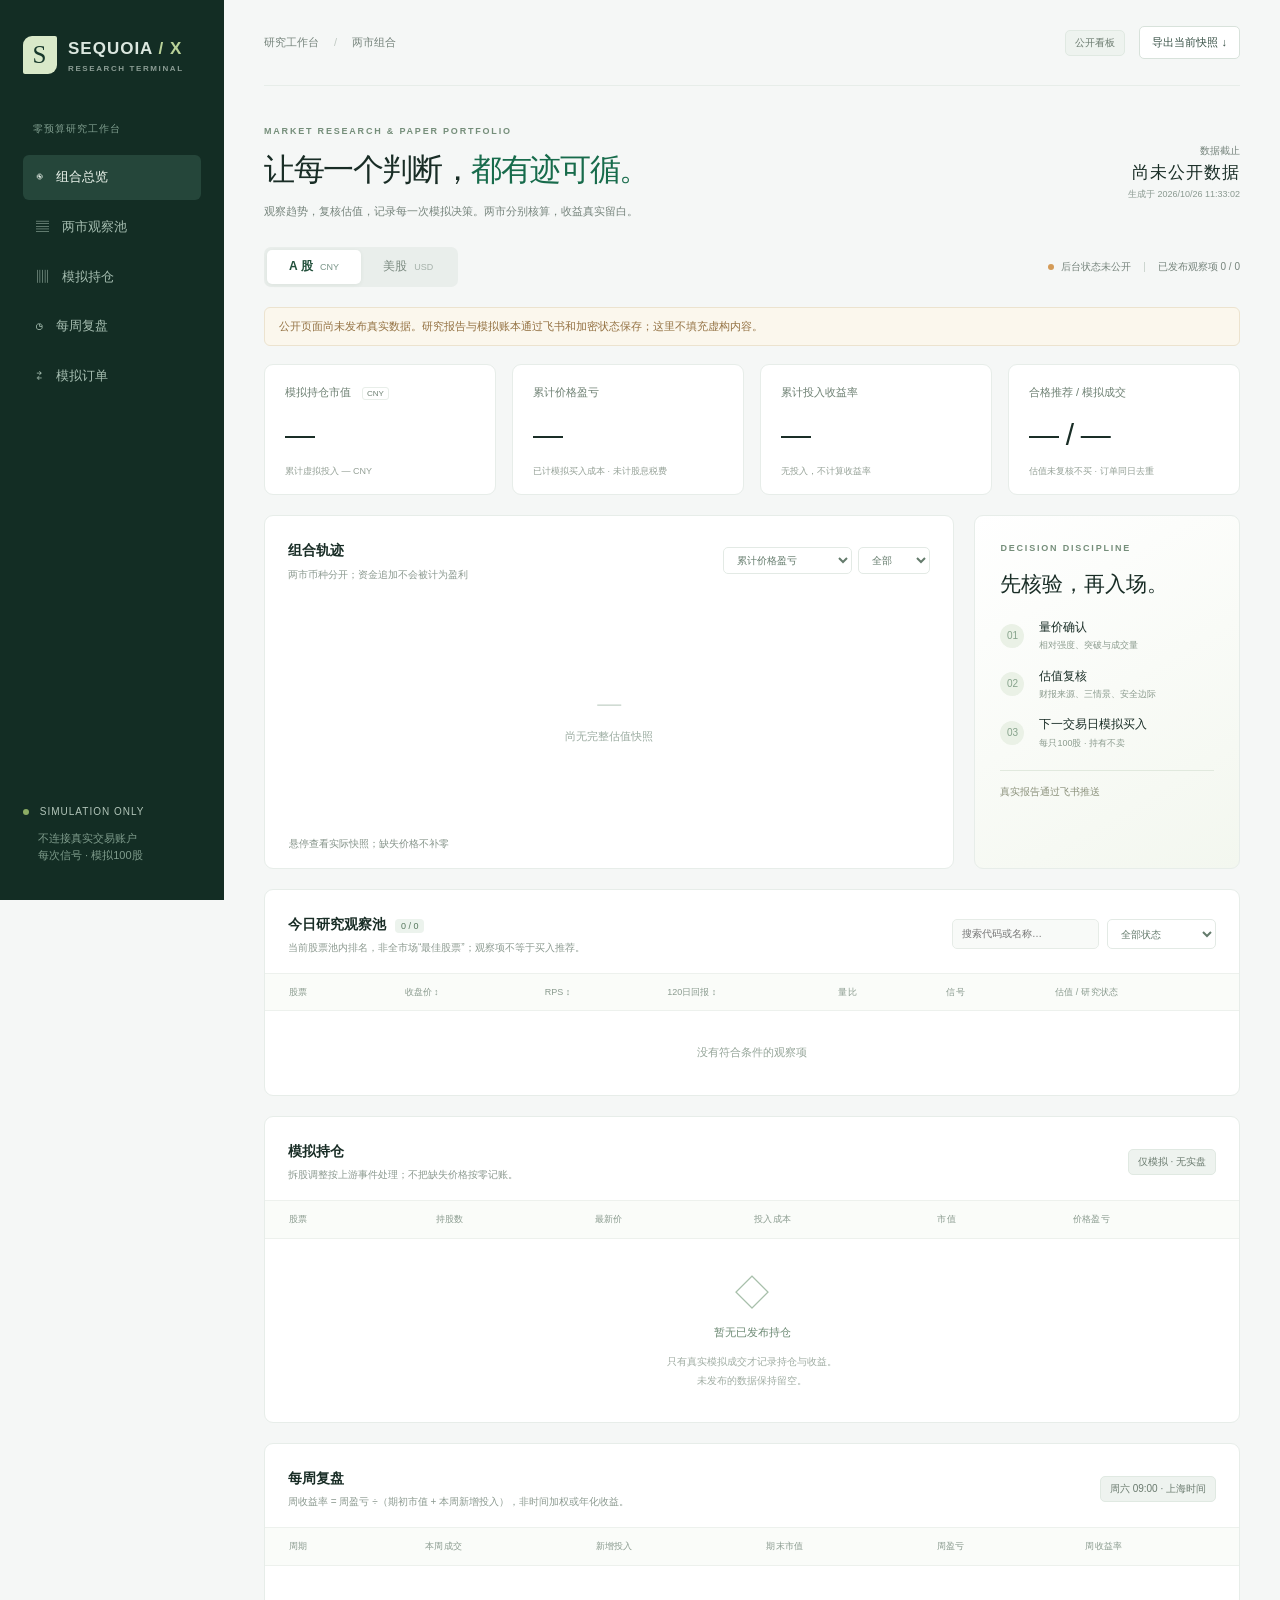
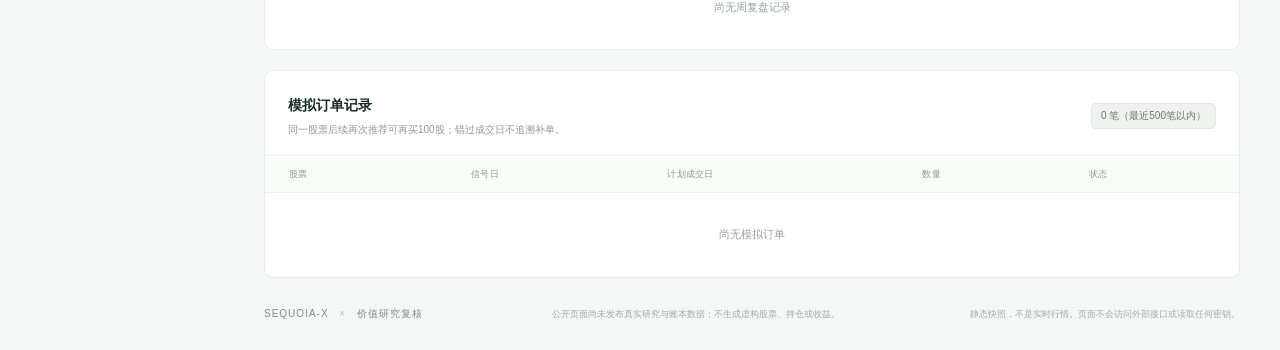
<file: index.html>
<!doctype html>
<html lang="zh-CN">
<head>
<meta charset="utf-8"><meta name="viewport" content="width=device-width,initial-scale=1">
<meta name="referrer" content="no-referrer">
<meta http-equiv="Content-Security-Policy" content="default-src 'none'; script-src 'unsafe-inline'; style-src 'unsafe-inline'; img-src data:; connect-src 'none'; base-uri 'none'; form-action 'none'">
<title>Sequoia-X · 两市研究与模拟组合</title>
<style>:root{--bg:#f5f7f6;--panel:#fff;--ink:#192d26;--muted:#76847c;--green:#176b4b;--line:#e7ede9;--red:#bc5755;--amber:#a87429}*{box-sizing:border-box}html{scroll-behavior:smooth;scroll-padding-top:24px}body{margin:0;background:var(--bg);color:var(--ink);font:14px/1.6 -apple-system,BlinkMacSystemFont,"Segoe UI","PingFang SC","Microsoft YaHei",sans-serif}button,input,select{font:inherit}button,select{cursor:pointer}button:focus-visible,a:focus-visible,input:focus-visible,select:focus-visible{outline:2px solid var(--green);outline-offset:3px}a{color:inherit;text-decoration:none}.sidebar{width:224px;height:100vh;position:fixed;top:0;left:0;background:#132d24;color:#dbe7df;padding:35px 23px;display:flex;flex-direction:column}.brand{display:flex;gap:11px;align-items:center;font-size:17px;letter-spacing:1px;font-weight:700}.brand-icon{display:grid;place-items:center;width:34px;height:38px;background:#d9e9c9;color:#17382b;border-radius:9px 2px 9px 2px;font:25px Georgia,serif}.brand-x{color:#b9d298}.brand small{display:block;font-size:8px;letter-spacing:1.6px;opacity:.6;margin-top:1px}.workspace-label{font-size:10px;color:#7f9d8e;margin:45px 10px 13px;letter-spacing:1px}nav a{display:block;padding:12px 13px;margin:5px 0;border-radius:6px;color:#a6beb1;font-size:13px}nav a.active,nav a:hover{background:#25463a;color:#f0f8f0}.sidebar-bottom{margin-top:auto;font-size:10px;letter-spacing:1px;color:#b2c5b9}.sidebar-bottom p{letter-spacing:0;font-size:11px;color:#7f9c8c;margin:10px 0 0 15px}.dot{display:inline-block;width:6px;height:6px;border-radius:50%;background:#8cad64;margin-right:7px}.dot.offline{background:#d49b57}main{margin-left:224px;padding:0 40px 28px;max-width:1800px}header{height:86px;display:flex;align-items:center;justify-content:space-between;border-bottom:1px solid var(--line)}.breadcrumb{font-size:11px;color:var(--muted)}.breadcrumb span{padding:0 12px;color:#c0cac3}.header-right{display:flex;gap:14px;align-items:center}.pill{display:inline-block;font-size:10px;background:#eef3ef;border:1px solid #e0e9e2;border-radius:5px;padding:4px 9px;color:#6b7b6f;white-space:nowrap}.button{padding:7px 12px;border:1px solid #d8e2db;background:#fff;color:#385146;border-radius:5px;font-size:11px}.intro{display:flex;justify-content:space-between;gap:24px;align-items:center;padding:38px 0 27px}.eyebrow{font-size:9px;letter-spacing:1.8px;color:#758e7a;font-weight:600}h1{font-size:31px;letter-spacing:-1.4px;font-weight:500;margin:9px 0 9px;line-height:1.5}h1 span{color:var(--green)}.intro p{color:var(--muted);font-size:11px;margin:0}.intro-stamp{text-align:right;min-width:180px}.intro-stamp span{display:block;font-size:10px;color:var(--muted)}.intro-stamp strong{display:block;font-size:17px;letter-spacing:1px;font-weight:500}.intro-stamp small{display:block;font-size:9px;color:#8a9990}.market-bar{display:flex;justify-content:space-between;align-items:center;gap:12px;margin:0 0 20px}.segmented{display:flex;background:#e9eeeb;padding:3px;border-radius:7px}.segmented button{border:0;background:none;padding:7px 22px;border-radius:5px;color:#7b8a80;font-size:12px}.segmented button.selected{background:white;color:#214f3a;box-shadow:0 1px 4px #233b2410;font-weight:600}.segmented small{font-size:9px;padding-left:4px;font-weight:400;opacity:.6}.status-line{display:flex;align-items:center;font-size:10px;color:var(--muted)}.separator{color:#c4cfc7;padding:0 12px}.notice{font-size:11px;color:#947243;background:#fbf7ed;border:1px solid #ece3cf;border-radius:6px;padding:10px 14px;margin-bottom:18px}.metrics{display:grid;grid-template-columns:repeat(4,1fr);gap:16px;margin:0 0 20px}.metrics article{background:#fff;border:1px solid var(--line);border-radius:9px;padding:19px 20px 16px}.metric-label{font-size:11px;color:#6e8073;display:block}.metric-label small{font-size:8px;margin-left:8px;border:1px solid #e8eee9;padding:1px 4px;border-radius:3px}.metrics strong{display:block;font-size:30px;letter-spacing:-.8px;font-weight:500;font-variant-numeric:tabular-nums;margin:12px 0 8px;line-height:1.4}.metrics em{color:#ccd7cf;font-style:normal;font-size:23px;margin:0 9px}.metrics p{font-size:9px;color:#94a096;margin:0}.positive{color:var(--green)}.negative{color:var(--red)}.panel{background:#fff;border:1px solid var(--line);border-radius:9px;margin-bottom:20px;overflow:hidden}.panel-head{display:flex;justify-content:space-between;gap:20px;align-items:center;padding:23px 23px 17px}.panel-head h2{font-size:14px;font-weight:600;margin:0}.panel-head p{font-size:10px;color:#8c9a90;margin:5px 0 0}.chart-row{display:grid;grid-template-columns:minmax(0,2.6fr) minmax(240px,1fr);gap:20px}.chart-actions{display:flex;gap:6px}select{border:1px solid #e3eae5;color:#647b6c;border-radius:5px;padding:6px 9px;background:white;font-size:10px}.chart{height:230px;padding:0 22px;position:relative}.chart svg{width:100%;height:100%;overflow:visible}.chart-tip{font-size:10px;color:#86948a;margin:6px 24px 16px;min-height:16px}.chart-empty{display:flex;align-items:center;justify-content:center;flex-direction:column;height:100%;color:#9aaba0;gap:6px;font-size:11px}.chart-empty strong{font-size:24px;color:#d0dbd3;font-weight:400}.discipline{padding:25px 25px 19px;background:linear-gradient(150deg,#fff,#f3f7ef)}.discipline h2{font-size:21px;font-weight:500;margin:11px 0 18px}.discipline ol{list-style:none;padding:0;margin:0}.discipline li{display:flex;gap:15px;margin:14px 0;align-items:center;font-size:12px}.discipline b{color:#87a38c;font-size:10px;background:#eaf1e6;width:24px;height:24px;border-radius:50%;display:grid;place-items:center;font-weight:400}.discipline small{display:block;font-size:9px;color:#8c9c8f;margin-top:1px}.delivery{font-size:10px;border-top:1px solid #e1e9de;color:#8b917b;margin-top:20px;padding-top:13px}.count-badge{font-size:9px;background:#ecf3ed;color:#58795f;border-radius:4px;padding:2px 6px;margin-left:5px;font-weight:400}.table-actions{display:flex;gap:8px}.table-actions input{background:#f8faf8;border:1px solid #e6ece7;border-radius:5px;padding:6px 9px;font-size:10px;color:#45624f;max-width:175px}.table-scroll{overflow:auto}table{width:100%;border-collapse:collapse;white-space:nowrap;font-size:11px;font-variant-numeric:tabular-nums}th{text-align:left;font-size:9px;letter-spacing:.25px;color:#8a9b8f;font-weight:400;background:#fafcf9;border-top:1px solid #edf1ed;border-bottom:1px solid #edf1ed;padding:11px 17px}td{padding:15px 17px;border-bottom:1px solid #f0f3ef;vertical-align:middle}th:first-child,td:first-child{padding-left:24px}tr:last-child td{border-bottom:0}tr:hover td{background:#fafcf9}.stock-name{font-weight:500;font-size:11px}.stock-code{font-size:9px;color:#9aa89e;display:block;letter-spacing:.4px}.tag{display:inline-block;border-radius:4px;background:#eff3ed;color:#6e8b72;font-size:9px;padding:3px 7px;max-width:260px;white-space:normal}.tag.pending{background:#faf2e4;color:#aa8750}.tag.neutral{background:#f0f3f3;color:#7e8c89}.tag.good{background:#e7f2eb;color:#397958}.status-sub{font-size:9px;color:#91a096;margin-top:4px}.sort{background:none;border:0;padding:0;font-size:inherit;color:inherit}.empty{text-align:center;color:#94a498;padding:22px;font-size:11px}.empty>span{display:block;font-size:36px;color:#a7bfaa;margin:3px 0}.empty strong{font-weight:400;display:block;color:#6c8973}.empty p{font-size:10px;color:#a0ada3;line-height:1.9}footer{display:flex;flex-wrap:wrap;gap:5px 20px;align-items:center;justify-content:space-between;color:#a0ada4;font-size:9px;margin:28px 0 0}footer span{color:#79927e;letter-spacing:1px;font-size:10px}footer b{padding:0 7px;color:#bac7bc;font-weight:400}footer p{margin:0}[hidden]{display:none!important}@media(min-width:1600px){main{padding-left:60px;padding-right:60px}.chart{height:260px}}@media(max-width:1100px){.sidebar{width:180px;padding:30px 14px}main{margin-left:180px;padding:0 24px 24px}.brand{font-size:14px}.metrics{gap:10px}.metrics article{padding:15px}.metrics strong{font-size:25px}.chart-row{grid-template-columns:1fr}.discipline{display:none}.panel-head{flex-wrap:wrap}.intro-stamp{min-width:140px}h1{font-size:26px}}@media(max-width:720px){.sidebar{position:relative;width:100%;height:auto;padding:15px 20px;flex-direction:row;align-items:center;justify-content:space-between}.sidebar nav,.sidebar-bottom,.workspace-label{display:none}.brand{font-size:15px}.brand-icon{width:28px;height:30px}.brand small{font-size:7px}main{margin-left:0;padding:0 16px 20px}header{height:60px}.header-right{gap:7px}.breadcrumb{font-size:10px}.intro{padding:25px 0;align-items:start;gap:10px}.intro-stamp{min-width:100px}.intro-stamp strong{font-size:12px}.intro-stamp small{display:none}.intro p{font-size:10px;max-width:240px}h1{font-size:24px;max-width:220px;margin-bottom:12px}.eyebrow{font-size:7px;letter-spacing:1px}.metrics{grid-template-columns:repeat(2,1fr);gap:10px}.metrics strong{font-size:27px}.metrics p{font-size:8px}.status-line{font-size:8px;flex-wrap:wrap;justify-content:end;max-width:160px}.segmented button{padding:6px 12px}.separator{display:none}.status-line #coverage{width:100%;text-align:right}.panel-head{padding:18px 16px;gap:12px}.panel-head p{max-width:320px}.chart-actions{flex-wrap:wrap}td,th{padding:11px 12px}.chart{height:210px;padding:0 12px}.table-actions{width:100%}.table-actions input{max-width:none;flex:1;min-width:0}.notice{font-size:10px}.intro-stamp span{font-size:9px}.chart-tip{font-size:9px}footer{font-size:8px}}
</style>
</head>
<body>
<aside class="sidebar">
  <a class="brand" href="#overview" aria-label="Sequoia-X 首页"><span class="brand-icon">S</span><span>SEQUOIA<span class="brand-x"> / X</span><small>RESEARCH TERMINAL</small></span></a>
  <div class="workspace-label">零预算研究工作台</div>
  <nav aria-label="看板导航"><a class="active" href="#overview">◉　组合总览</a><a href="#signals">▤　两市观察池</a><a href="#positions">▥　模拟持仓</a><a href="#weekly">◷　每周复盘</a><a href="#activity">⇄　模拟订单</a></nav>
  <div class="sidebar-bottom"><span class="dot"></span> SIMULATION ONLY<p>不连接真实交易账户<br>每次信号 · 模拟100股</p></div>
</aside>
<main>
<header><div class="breadcrumb">研究工作台 <span>/</span> 两市组合</div><div class="header-right"><span id="mode" class="pill">本地预览</span><button id="download" class="button secondary">导出当前快照 ↓</button></div></header>
<section id="overview" class="intro"><div><div class="eyebrow">MARKET RESEARCH & PAPER PORTFOLIO</div><h1>让每一个判断，<span>都有迹可循。</span></h1><p>观察趋势，复核估值，记录每一次模拟决策。两市分别核算，收益真实留白。</p></div><div class="intro-stamp"><span>数据截止</span><strong id="asof">—</strong><small id="updated">等待数据</small></div></section>
<div class="market-bar"><div class="segmented" role="group" aria-label="市场选择"><button class="selected" data-market="A">A 股 <small>CNY</small></button><button data-market="US">美股 <small>USD</small></button></div><div class="status-line"><span class="dot" id="heartbeat-dot"></span><span id="heartbeat">定时进程状态待检查</span><span class="separator">|</span><span id="coverage"></span></div></div>
<div id="notice" class="notice" role="status"></div>
<section class="metrics" aria-label="组合指标"><article><span class="metric-label">模拟持仓市值 <small id="currency">CNY</small></span><strong id="equity">—</strong><p id="capital">累计虚拟投入 —</p></article><article><span class="metric-label">累计价格盈亏</span><strong id="pnl">—</strong><p>已计模拟买入成本 · 未计股息税费</p></article><article><span class="metric-label">累计投入收益率</span><strong id="return">—</strong><p id="return-note">无投入时不计算收益率</p></article><article><span class="metric-label">合格推荐 / 模拟成交</span><strong id="counts">0 <em>/</em> 0</strong><p>估值未复核不买 · 订单同日去重</p></article></section>
<section class="chart-row"><article class="panel chart-panel"><div class="panel-head"><div><h2>组合轨迹</h2><p>两市币种分开；资金追加不会被计为盈利</p></div><div class="chart-actions"><select id="chart-metric" aria-label="图表指标"><option value="pnl">累计价格盈亏</option><option value="equity">持仓市值 / 虚拟投入</option><option value="return">累计投入收益率</option></select><select id="chart-range" aria-label="图表区间"><option value="all">全部</option><option value="30">近30天</option><option value="7">近7天</option></select></div></div><div id="chart" class="chart" aria-label="模拟组合走势图"></div><div id="chart-tip" class="chart-tip">悬停查看单日数值</div></article><article class="panel discipline"><div class="eyebrow">DECISION DISCIPLINE</div><h2>先核验，再入场。</h2><ol><li><b>01</b><div>量价确认<small>相对强度、突破与成交量</small></div></li><li><b>02</b><div>估值复核<small>财报来源、三情景、安全边际</small></div></li><li><b>03</b><div>下一交易日模拟买入<small>每只100股 · 持有不卖</small></div></li></ol><div id="delivery" class="delivery">飞书待配置</div></article></section>
<section id="signals" class="panel"><div class="panel-head"><div><h2>今日研究观察池 <span id="signal-count" class="count-badge">0</span></h2><p>当前股票池内排名，非全市场“最佳股票”；观察项不等于买入推荐。</p></div><div class="table-actions"><input id="search" type="search" placeholder="搜索代码或名称…" aria-label="搜索股票"><select id="status-filter" aria-label="筛选状态"><option value="all">全部状态</option><option value="candidate">合格推荐</option><option value="pending">估值待核验</option><option value="watch">观察 / 等待价格</option></select></div></div><div class="table-scroll"><table><thead><tr><th>股票</th><th><button class="sort" data-sort="raw_price">收盘价 ↕</button></th><th><button class="sort" data-sort="rps">RPS ↕</button></th><th><button class="sort" data-sort="return120">120日回报 ↕</button></th><th>量比</th><th>信号</th><th>估值 / 研究状态</th></tr></thead><tbody id="signals-body"></tbody></table></div><p id="signals-empty" class="empty" hidden>没有符合条件的观察项</p></section>
<section id="positions" class="panel"><div class="panel-head"><div><h2>模拟持仓</h2><p>拆股调整按上游事件处理；不把缺失价格按零记账。</p></div><span class="pill">仅模拟 · 无实盘</span></div><div class="table-scroll"><table><thead><tr><th>股票</th><th>持股数</th><th>最新价</th><th>投入成本</th><th>市值</th><th>价格盈亏</th></tr></thead><tbody id="positions-body"></tbody></table></div><div id="positions-empty" class="empty"><span>◇</span><strong>暂无已发布持仓</strong><p>只有真实模拟成交才记录持仓与收益。<br>未发布的数据保持留空。</p></div></section>
<section id="weekly" class="panel"><div class="panel-head"><div><h2>每周复盘</h2><p>周收益率 = 周盈亏 ÷（期初市值 + 本周新增投入），非时间加权或年化收益。</p></div><span class="pill">周六 09:00 · 上海时间</span></div><div class="table-scroll"><table><thead><tr><th>周期</th><th>本周成交</th><th>新增投入</th><th>期末市值</th><th>周盈亏</th><th>周收益率</th></tr></thead><tbody id="weekly-body"></tbody></table></div><p id="weekly-empty" class="empty" hidden>尚无周复盘记录</p></section>
<section id="activity" class="panel"><div class="panel-head"><div><h2>模拟订单记录</h2><p>同一股票后续再次推荐可再买100股；错过成交日不追溯补单。</p></div><span class="pill" id="order-count">0 笔</span></div><div class="table-scroll"><table><thead><tr><th>股票</th><th>信号日</th><th>计划成交日</th><th>数量</th><th>状态</th></tr></thead><tbody id="orders-body"></tbody></table></div><p id="orders-empty" class="empty">尚无模拟订单</p></section>
<footer><span>SEQUOIA-X <b>×</b> 价值研究复核</span><p id="basis"></p><p>静态快照，不是实时行情。页面不会访问外部接口或读取任何密钥。</p></footer>
</main>
<script id="dashboard-data" type="application/json">{"schema_version": 1, "generated_at": "2026-10-26T03:33:02.033540+00:00", "audience": "public", "markets": {"A": {"currency": "CNY", "as_of": null, "valid": 0, "pool_size": 0, "candidate_count": 0, "observations": [], "history": [], "orders": [], "fills": [], "fill_count": 0, "positions": [], "weekly": [], "complete": false}, "US": {"currency": "USD", "as_of": null, "valid": 0, "pool_size": 0, "candidate_count": 0, "observations": [], "history": [], "orders": [], "fills": [], "fill_count": 0, "positions": [], "weekly": [], "complete": false}}, "scheduler": {}, "basis": "公开页面尚未发布真实研究与账本数据；不生成虚构股票、持仓或收益。"}</script>
<script>"use strict";
(() => {
  const DATA = JSON.parse(document.getElementById("dashboard-data").textContent);
  let market = "A", sortKey = "rps", descending = true;
  const $ = id => document.getElementById(id);
  const num = x => x === null || x === undefined || x === "" || !Number.isFinite(Number(x)) ? null : Number(x);
  const money = x => num(x) === null ? "—" : Number(x).toLocaleString("zh-CN", {minimumFractionDigits:2, maximumFractionDigits:2});
  const percent = x => num(x) === null ? "—" : (Number(x)*100).toFixed(2) + "%";
  const el = (tag, text, cls) => {const n=document.createElement(tag);if(text!==undefined)n.textContent=text;if(cls)n.className=cls;return n;};
  const set = (id,text) => {$(id).textContent=text;};
  function tone(node, value) {node.classList.remove("positive","negative");if(num(value)!==null)node.classList.add(Number(value)<0?"negative":"positive");}
  function cell(row,text,cls) {const n=el("td",text,cls);row.appendChild(n);return n;}
  function stockCell(row, item) {const n=cell(row,undefined);n.append(el("span",item.name||item.symbol,"stock-name"),el("span",item.symbol,"stock-code"));}
  function empty(id, isEmpty) {$(id).hidden=!isEmpty;}
  function renderSignals(m) {
    const term=$("search").value.trim().toLowerCase(), filter=$("status-filter").value;
    const rows=m.observations.filter(x=>{
      const match=(x.symbol+" "+(x.name||"")).toLowerCase().includes(term);
      const yes=filter==="all" || (filter==="candidate" && x.status.startsWith("买入研究")) ||
        (filter==="pending" && x.valuation.status==="待核验") ||
        (filter==="watch" && (x.status.includes("观察")||x.status.includes("等待价格")));
      return match&&yes;
    });
    rows.sort((a,b)=>{const aa=num(a[sortKey]),bb=num(b[sortKey]);if(aa===null)return bb===null?0:1;if(bb===null)return -1;return descending?bb-aa:aa-bb;});
    $("signals-body").replaceChildren();
    for(const item of rows){
      const row=el("tr");stockCell(row,item);cell(row,money(item.raw_price));cell(row,num(item.rps)===null?"待数据":Number(item.rps).toFixed(1));
      tone(cell(row,percent(item.return120)),item.return120);cell(row,num(item.volume_ratio)===null?"—":Number(item.volume_ratio).toFixed(2)+"×");
      const sig=cell(row,undefined);sig.append(el("span",(item.signals||[]).join(" / ")||"等待确认","tag neutral"));
      const status=cell(row,undefined),pending=item.valuation.status==="待核验";
      status.append(el("span",item.valuation.status||"待核验","tag "+(pending?"pending":item.status.startsWith("买入研究")?"good":"neutral")),el("div",item.status,"status-sub"));
      $("signals-body").appendChild(row);
    }
    set("signal-count",`${rows.length} / ${m.observations.length}`);empty("signals-empty",rows.length===0);
  }
  function renderPositions(m){
    $("positions-body").replaceChildren();
    for(const p of m.positions){const row=el("tr");cell(row,p.symbol);cell(row,num(p.quantity)===null?"待核验":Number(p.quantity).toLocaleString());cell(row,money(p.price));cell(row,money(p.cost));cell(row,money(p.value));tone(cell(row,p.status||money(p.pnl)),p.pnl);$("positions-body").appendChild(row);}
    empty("positions-empty",m.positions.length===0);
  }
  function renderWeekly(m){
    $("weekly-body").replaceChildren();
    for(const w of [...m.weekly].reverse()){const row=el("tr");cell(row,w.week_start+" — "+w.week_end);cell(row,w.complete?String(w.fill_count??0):"待核验");cell(row,w.complete?money(w.new_capital):"—");cell(row,w.complete?money(w.equity):"—");tone(cell(row,w.complete?money(w.weekly_pnl):"待核验"),w.complete?w.weekly_pnl:null);tone(cell(row,w.complete?percent(w.weekly_return):"待核验"),w.complete?w.weekly_return:null);$("weekly-body").appendChild(row);}
    empty("weekly-empty",m.weekly.length===0);
  }
  function renderOrders(m){
    $("orders-body").replaceChildren();const names={pending:"待成交",filled:"已模拟成交",expired:"错过成交日，已过期",unfilled:"未成交"};
    for(const order of m.orders){const row=el("tr");cell(row,order.symbol);cell(row,order.signal_date);cell(row,order.execution_date);cell(row,"100 股");const td=cell(row,undefined);td.append(el("span",names[order.state]||order.state,"tag "+(order.state==="filled"?"good":"neutral")));$("orders-body").appendChild(row);}
    set("order-count",`${m.orders.length} 笔（最近500笔以内）`);empty("orders-empty",m.orders.length===0);
  }
  const NS="http://www.w3.org/2000/svg";
  function svgEl(tag,attrs,text){const n=document.createElementNS(NS,tag);for(const [k,v] of Object.entries(attrs))n.setAttribute(k,String(v));if(text!==undefined)n.textContent=text;return n;}
  function renderChart(m){
    const metric=$("chart-metric").value, range=$("chart-range").value;
    let rows=m.history;
    if(range!=="all" && rows.length){const end=Date.parse(rows[rows.length-1].day+"T00:00:00Z");rows=rows.filter(x=>end-Date.parse(x.day+"T00:00:00Z")<Number(range)*86400000);}
    const points=rows.filter(x=>num(x[metric])!==null), container=$("chart");container.replaceChildren();
    set("chart-tip",metric==="equity"?"实线：持仓市值　虚线：累计虚拟投入":"悬停查看实际快照；缺失价格不补零");
    if(!points.length){const n=el("div",undefined,"chart-empty");n.append(el("strong","—"),el("span",metric==="return"?"尚无投入，不生成收益率曲线":"尚无完整估值快照"));container.appendChild(n);return;}
    const W=760,H=230,L=62,R=12,T=15,B=34;
    const values=points.map(x=>Number(x[metric]));if(metric==="equity")for(const r of rows)if(num(r.contributed)!==null)values.push(Number(r.contributed));
    const min=Math.min(0,...values),max=Math.max(0,...values),pad=(max-min)*.15||1;
    const low=min-pad,high=max+pad;
    const y=v=>T+(high-v)/(high-low)*(H-T-B),x=i=>L+(rows.length===1?.5:i/(rows.length-1))*(W-L-R);
    const svg=svgEl("svg",{viewBox:`0 0 ${W} ${H}`,role:"img","aria-label":market+"模拟组合快照曲线"});
    for(let i=0;i<5;i++){const value=low+(high-low)*i/4,yy=y(value);svg.append(svgEl("line",{x1:L,y1:yy,x2:W-R,y2:yy,stroke:"#eaf0e9","stroke-dasharray":"3 5"}));svg.append(svgEl("text",{x:L-10,y:yy+3,"text-anchor":"end",fill:"#8ca08f","font-size":9},metric==="return"?percent(value):Math.abs(value)>=10000?(value/10000).toFixed(1)+"万":Number(value).toFixed(high-low<10?1:0)));}
    const paths=metric==="equity"?[[metric,"#387f57",false],["contributed","#a0b896",true]]:[[metric,"#387f57",false]];
    for(const [field,color,dashed] of paths){let segment=[];const flush=()=>{if(segment.length)svg.append(svgEl("polyline",{points:segment.join(" "),fill:"none",stroke:color,"stroke-width":2,"stroke-dasharray":dashed?"5 4":"none"}));segment=[];};rows.forEach((r,i)=>{if(num(r[field])===null)flush();else segment.push(`${x(i)},${y(Number(r[field]))}`);});flush();}
    rows.forEach((r,i)=>{if(num(r[metric])===null)return;const circle=svgEl("circle",{cx:x(i),cy:y(Number(r[metric])),r:rows.length===1?4:3,fill:"#387f57"});const tip=`${r.day} · ${metric==="return"?percent(r[metric]):money(r[metric])+" "+m.currency}`;circle.append(svgEl("title",{},tip));circle.addEventListener("pointerenter",()=>set("chart-tip",tip));svg.appendChild(circle);});
    const labels=[0,rows.length-1];for(const i of new Set(labels))svg.append(svgEl("text",{x:x(i),y:H-10,"text-anchor":i===0&&rows.length>1?"start":"end",fill:"#8ca08f","font-size":9},rows[i].day));
    container.appendChild(svg);
  }
  function render(){
    const m=DATA.markets[market], last=m.history[m.history.length-1], invested=last&&num(last.contributed)>0;
    set("asof",m.as_of||(DATA.audience==="public"?"尚未公开数据":"等待首次报告"));set("currency",m.currency);set("coverage",`已发布观察项 ${m.valid} / ${m.pool_size}`);
    set("equity",last?money(last.equity):"—");set("capital",`累计虚拟投入 ${last?money(last.contributed):"—"} ${m.currency}`);
    set("pnl",last?money(last.pnl):"—");tone($("pnl"),last?.pnl);set("return",last?percent(last.return):"—");tone($("return"),last?.return);
    set("return-note",invested?"价格盈亏 / 累计虚拟投入，非年化":"无投入，不计算收益率");
    set("counts",DATA.audience==="public"?"— / —":`${m.candidate_count} / ${m.fill_count??m.fills.length}`);
    set("notice",DATA.audience==="public"?"公开页面尚未发布真实数据。研究报告与模拟账本通过飞书和加密状态保存；这里不填充虚构内容。":!m.complete?"数据待补齐：观察池未完整取数，暂停RPS和买入推荐。":m.candidate_count===0?"保持纪律：当前没有完成量价与估值双重核验的推荐。观察项不自动转为模拟买单。":"合格推荐仅供研究；模拟订单在下一交易日开盘结算，不使用未来价格补单。");
    const delivery={blocked_missing_webhook:"飞书待配置 · 日报已保存在本地",preview_only:"本地预览 · 未发送到飞书",attempted:"飞书已尝试发送 · 以发送账本为准"};set("delivery",DATA.audience==="public"?"真实报告通过飞书推送":delivery[m.delivery]||"飞书发送状态待核验");
    document.querySelectorAll("[data-market]").forEach(b=>{b.classList.toggle("selected",b.dataset.market===market);b.setAttribute("aria-pressed",String(b.dataset.market===market));});
    renderSignals(m);renderPositions(m);renderWeekly(m);renderOrders(m);renderChart(m);
  }
  document.querySelectorAll("[data-market]").forEach(b=>b.addEventListener("click",()=>{market=b.dataset.market;render();}));
  for(const id of ["search","status-filter"])$(id).addEventListener(id==="search"?"input":"change",()=>renderSignals(DATA.markets[market]));
  for(const id of ["chart-metric","chart-range"])$(id).addEventListener("change",()=>renderChart(DATA.markets[market]));
  document.querySelectorAll("[data-sort]").forEach(b=>b.addEventListener("click",()=>{descending=b.dataset.sort===sortKey?!descending:true;sortKey=b.dataset.sort;renderSignals(DATA.markets[market]);}));
  document.querySelectorAll("nav a").forEach(a=>a.addEventListener("click",()=>{document.querySelectorAll("nav a").forEach(x=>x.classList.toggle("active",x===a));}));
  $("download").addEventListener("click",()=>{const blob=new Blob([JSON.stringify({generated_at:DATA.generated_at,audience:DATA.audience,market,...DATA.markets[market]},null,2)],{type:"application/json"});const url=URL.createObjectURL(blob);const a=el("a");a.href=url;a.download=`sequoia-${market}-${DATA.markets[market].as_of||"snapshot"}.json`;a.click();setTimeout(()=>URL.revokeObjectURL(url),1000);});
  set("mode",DATA.audience==="public"?"公开看板":"本地快照");
  set("updated","生成于 "+new Date(DATA.generated_at).toLocaleString("zh-CN",{timeZone:"Asia/Shanghai",hour12:false}));
  set("basis",DATA.basis);
  const hb=DATA.scheduler.heartbeat;
  set("heartbeat",DATA.audience==="public"?"后台状态未公开":hb?"心跳快照 "+new Date(hb).toLocaleTimeString("zh-CN",{timeZone:"Asia/Shanghai",hour12:false}):"未记录定时进程心跳");
  $("heartbeat").title="静态快照，不代表进程此刻在线。"+(DATA.scheduler.lifetime||"");
  if(!hb)$("heartbeat-dot").classList.add("offline");
  render();
  document.documentElement.dataset.ready="true";
})();
</script>
</body></html>
</file>
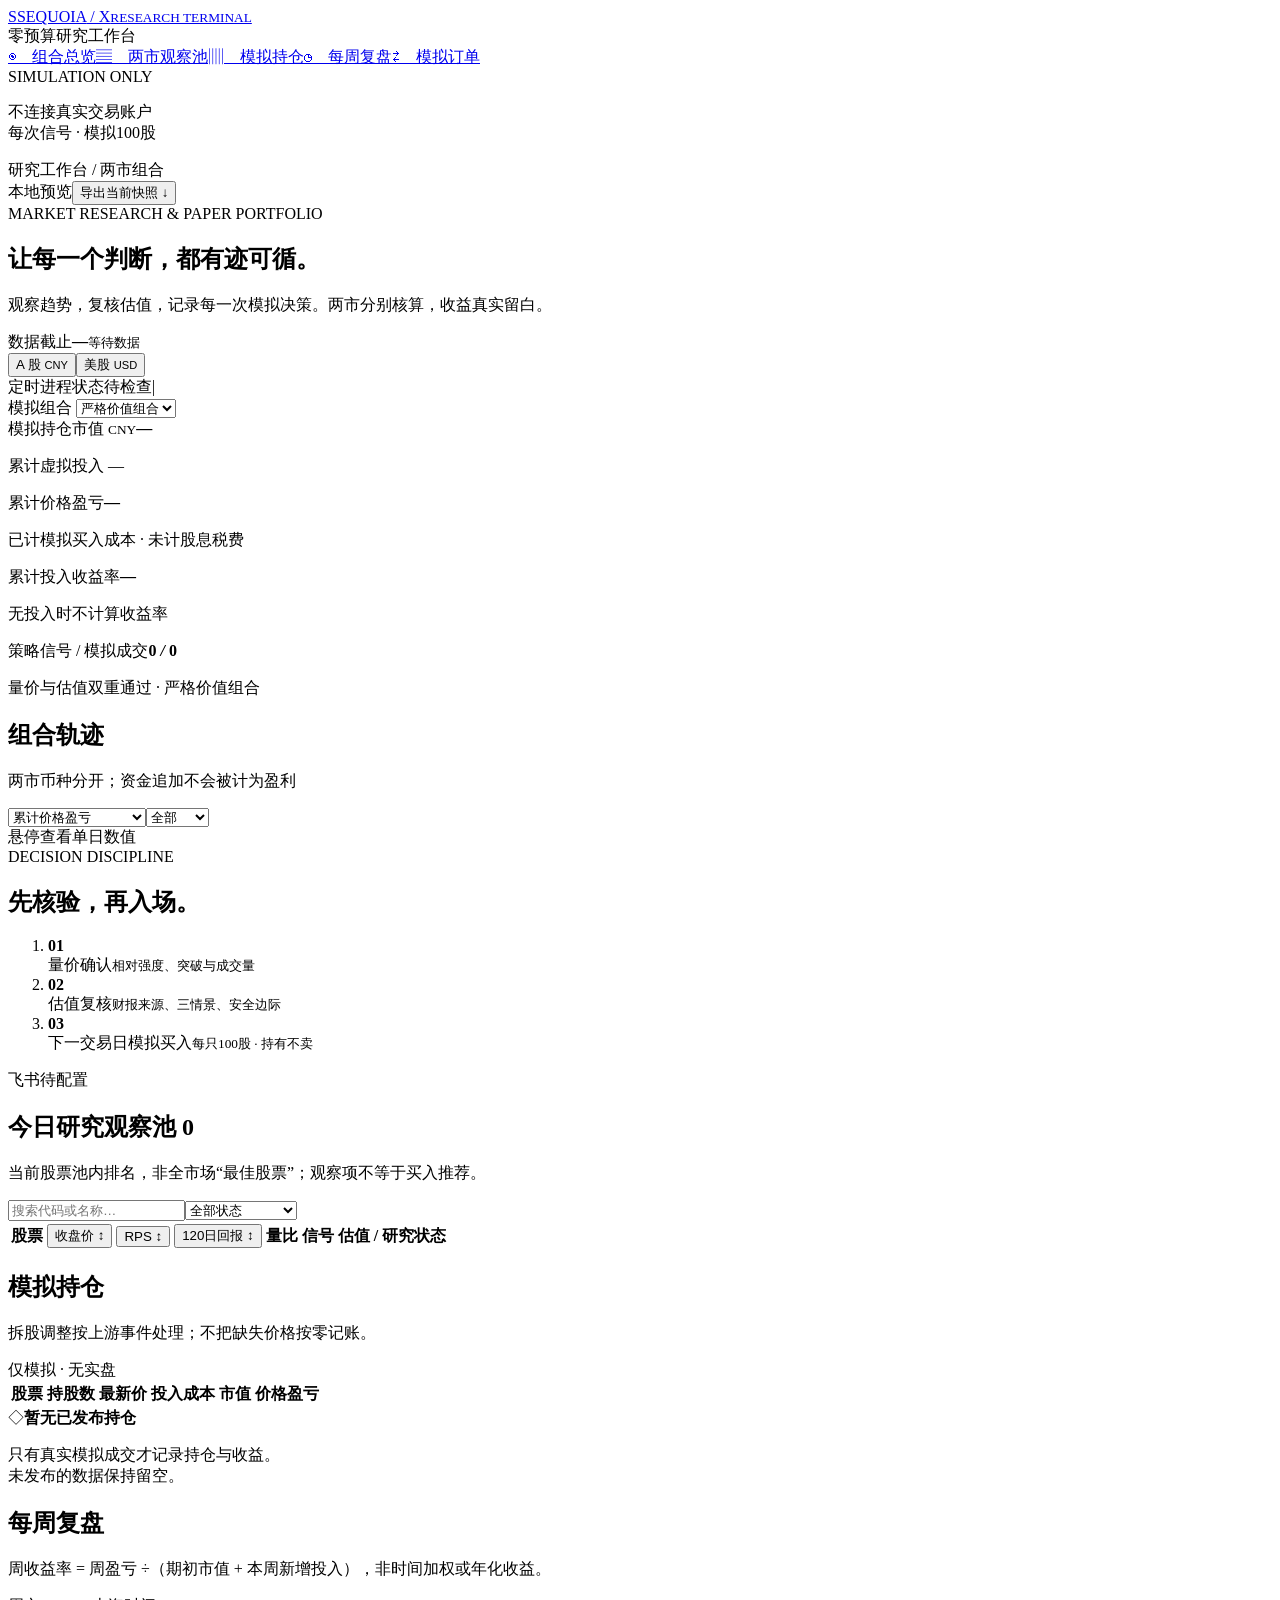
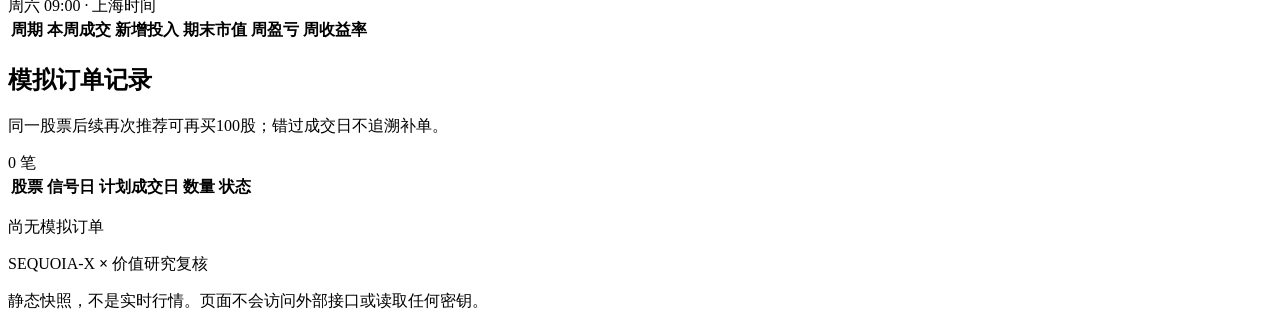
<file: sequoia_x/reporting/dashboard_assets/index.html>
<!doctype html>
<html lang="zh-CN">
<head>
<meta charset="utf-8"><meta name="viewport" content="width=device-width,initial-scale=1">
<meta name="referrer" content="no-referrer">
<meta http-equiv="Content-Security-Policy" content="default-src 'none'; script-src 'unsafe-inline'; style-src 'unsafe-inline'; img-src data:; connect-src 'none'; base-uri 'none'; form-action 'none'">
<title>Sequoia-X · 两市研究与模拟组合</title>
<style>__CSS__</style>
</head>
<body>
<aside class="sidebar">
  <a class="brand" href="#overview" aria-label="Sequoia-X 首页"><span class="brand-icon">S</span><span>SEQUOIA<span class="brand-x"> / X</span><small>RESEARCH TERMINAL</small></span></a>
  <div class="workspace-label">零预算研究工作台</div>
  <nav aria-label="看板导航"><a class="active" href="#overview">◉　组合总览</a><a href="#signals">▤　两市观察池</a><a href="#positions">▥　模拟持仓</a><a href="#weekly">◷　每周复盘</a><a href="#activity">⇄　模拟订单</a></nav>
  <div class="sidebar-bottom"><span class="dot"></span> SIMULATION ONLY<p>不连接真实交易账户<br>每次信号 · 模拟100股</p></div>
</aside>
<main>
<header><div class="breadcrumb">研究工作台 <span>/</span> 两市组合</div><div class="header-right"><span id="mode" class="pill">本地预览</span><button id="download" class="button secondary">导出当前快照 ↓</button></div></header>
<section id="overview" class="intro"><div><div class="eyebrow">MARKET RESEARCH & PAPER PORTFOLIO</div><h1>让每一个判断，<span>都有迹可循。</span></h1><p>观察趋势，复核估值，记录每一次模拟决策。两市分别核算，收益真实留白。</p></div><div class="intro-stamp"><span>数据截止</span><strong id="asof">—</strong><small id="updated">等待数据</small></div></section>
<div class="market-bar"><div class="segmented" role="group" aria-label="市场选择"><button class="selected" data-market="A">A 股 <small>CNY</small></button><button data-market="US">美股 <small>USD</small></button></div><div class="status-line"><span class="dot" id="heartbeat-dot"></span><span id="heartbeat">定时进程状态待检查</span><span class="separator">|</span><span id="coverage"></span></div></div>
<div id="notice" class="notice" role="status"></div>
<label>模拟组合 <select id="portfolio" aria-label="选择模拟组合"><option value="strict_value">严格价值组合</option><option value="technical">量价实验组合</option></select></label>
<section class="metrics" aria-label="组合指标"><article><span class="metric-label">模拟持仓市值 <small id="currency">CNY</small></span><strong id="equity">—</strong><p id="capital">累计虚拟投入 —</p></article><article><span class="metric-label">累计价格盈亏</span><strong id="pnl">—</strong><p>已计模拟买入成本 · 未计股息税费</p></article><article><span class="metric-label">累计投入收益率</span><strong id="return">—</strong><p id="return-note">无投入时不计算收益率</p></article><article><span class="metric-label">策略信号 / 模拟成交</span><strong id="counts">0 <em>/</em> 0</strong><p id="portfolio-rule">量价与估值双重通过 · 严格价值组合</p></article></section>
<section class="chart-row"><article class="panel chart-panel"><div class="panel-head"><div><h2>组合轨迹</h2><p>两市币种分开；资金追加不会被计为盈利</p></div><div class="chart-actions"><select id="chart-metric" aria-label="图表指标"><option value="pnl">累计价格盈亏</option><option value="equity">持仓市值 / 虚拟投入</option><option value="return">累计投入收益率</option></select><select id="chart-range" aria-label="图表区间"><option value="all">全部</option><option value="30">近30天</option><option value="7">近7天</option></select></div></div><div id="chart" class="chart" aria-label="模拟组合走势图"></div><div id="chart-tip" class="chart-tip">悬停查看单日数值</div></article><article class="panel discipline"><div class="eyebrow">DECISION DISCIPLINE</div><h2 id="discipline-title">先核验，再入场。</h2><ol><li><b>01</b><div>量价确认<small>相对强度、突破与成交量</small></div></li><li><b>02</b><div>估值复核<small id="valuation-rule">财报来源、三情景、安全边际</small></div></li><li><b>03</b><div>下一交易日模拟买入<small>每只100股 · 持有不卖</small></div></li></ol><div id="delivery" class="delivery">飞书待配置</div></article></section>
<section id="signals" class="panel"><div class="panel-head"><div><h2>今日研究观察池 <span id="signal-count" class="count-badge">0</span></h2><p>当前股票池内排名，非全市场“最佳股票”；观察项不等于买入推荐。</p></div><div class="table-actions"><input id="search" type="search" placeholder="搜索代码或名称…" aria-label="搜索股票"><select id="status-filter" aria-label="筛选状态"><option value="all">全部状态</option><option value="candidate" id="candidate-label">合格推荐</option><option value="pending">估值待核验</option><option value="watch">观察 / 等待价格</option></select></div></div><div class="table-scroll"><table><thead><tr><th>股票</th><th><button class="sort" data-sort="raw_price">收盘价 ↕</button></th><th><button class="sort" data-sort="rps">RPS ↕</button></th><th><button class="sort" data-sort="return120">120日回报 ↕</button></th><th>量比</th><th>信号</th><th>估值 / 研究状态</th></tr></thead><tbody id="signals-body"></tbody></table></div><p id="signals-empty" class="empty" hidden>没有符合条件的观察项</p></section>
<section id="positions" class="panel"><div class="panel-head"><div><h2>模拟持仓</h2><p>拆股调整按上游事件处理；不把缺失价格按零记账。</p></div><span class="pill">仅模拟 · 无实盘</span></div><div class="table-scroll"><table><thead><tr><th>股票</th><th>持股数</th><th>最新价</th><th>投入成本</th><th>市值</th><th>价格盈亏</th></tr></thead><tbody id="positions-body"></tbody></table></div><div id="positions-empty" class="empty"><span>◇</span><strong>暂无已发布持仓</strong><p>只有真实模拟成交才记录持仓与收益。<br>未发布的数据保持留空。</p></div></section>
<section id="weekly" class="panel"><div class="panel-head"><div><h2>每周复盘</h2><p>周收益率 = 周盈亏 ÷（期初市值 + 本周新增投入），非时间加权或年化收益。</p></div><span class="pill">周六 09:00 · 上海时间</span></div><div class="table-scroll"><table><thead><tr><th>周期</th><th>本周成交</th><th>新增投入</th><th>期末市值</th><th>周盈亏</th><th>周收益率</th></tr></thead><tbody id="weekly-body"></tbody></table></div><p id="weekly-empty" class="empty" hidden>尚无周复盘记录</p></section>
<section id="activity" class="panel"><div class="panel-head"><div><h2>模拟订单记录</h2><p>同一股票后续再次推荐可再买100股；错过成交日不追溯补单。</p></div><span class="pill" id="order-count">0 笔</span></div><div class="table-scroll"><table><thead><tr><th>股票</th><th>信号日</th><th>计划成交日</th><th>数量</th><th>状态</th></tr></thead><tbody id="orders-body"></tbody></table></div><p id="orders-empty" class="empty">尚无模拟订单</p></section>
<footer><span>SEQUOIA-X <b>×</b> 价值研究复核</span><p id="basis"></p><p>静态快照，不是实时行情。页面不会访问外部接口或读取任何密钥。</p></footer>
</main>
<script id="dashboard-data" type="application/json">__DATA__</script>
<script>__JS__</script>
</body></html>
</file>
